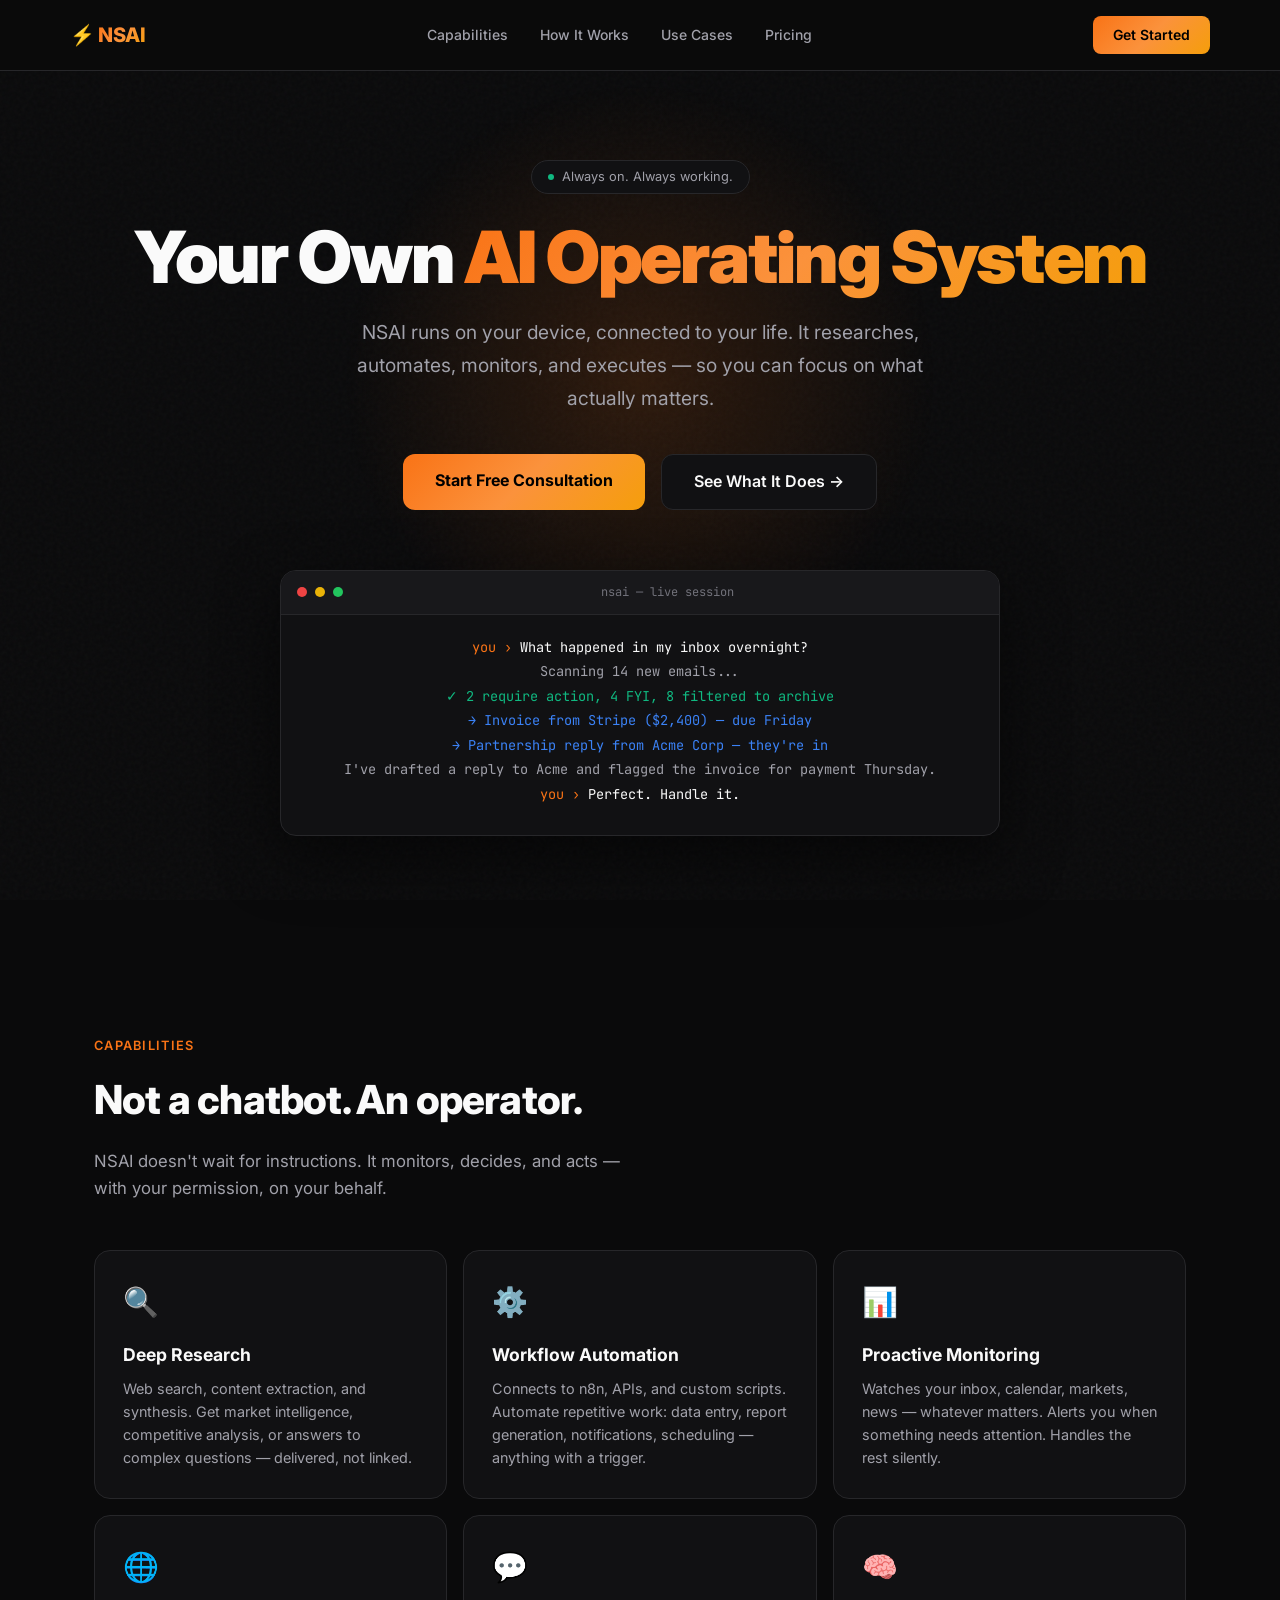
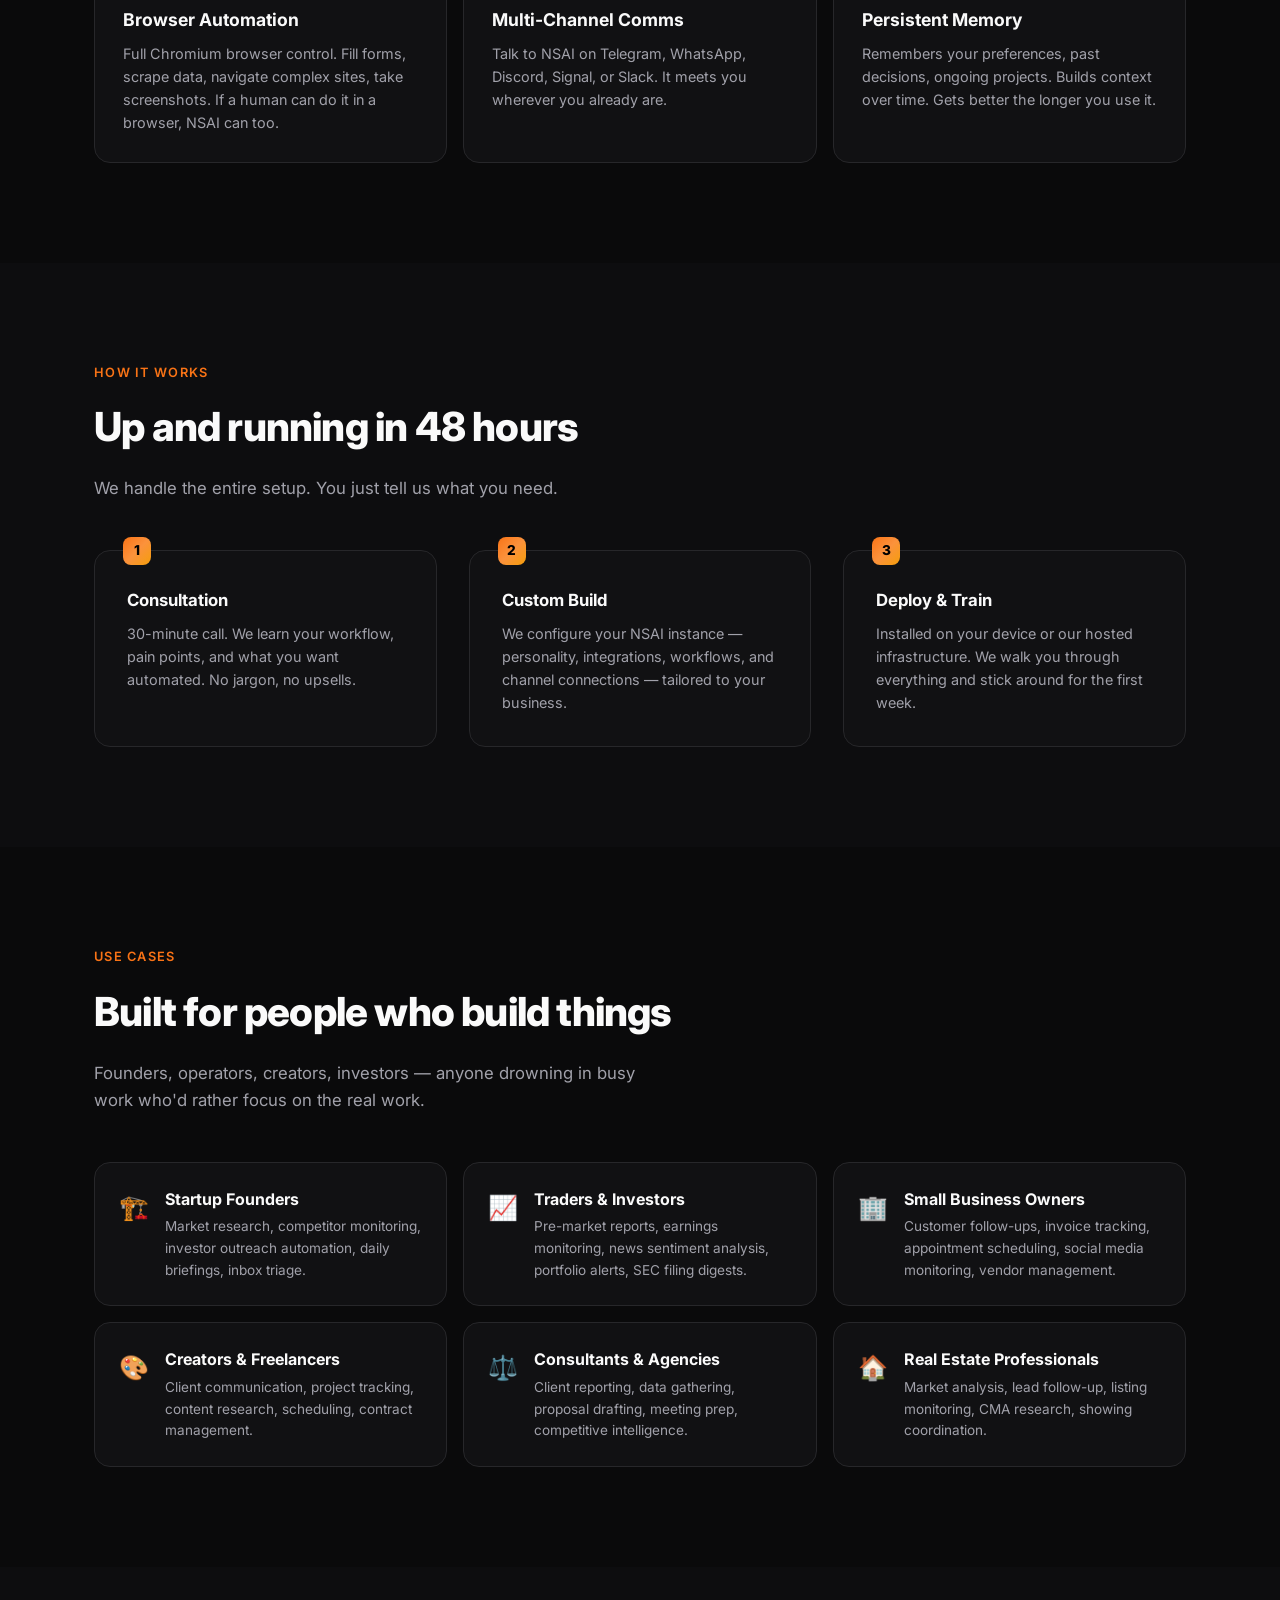
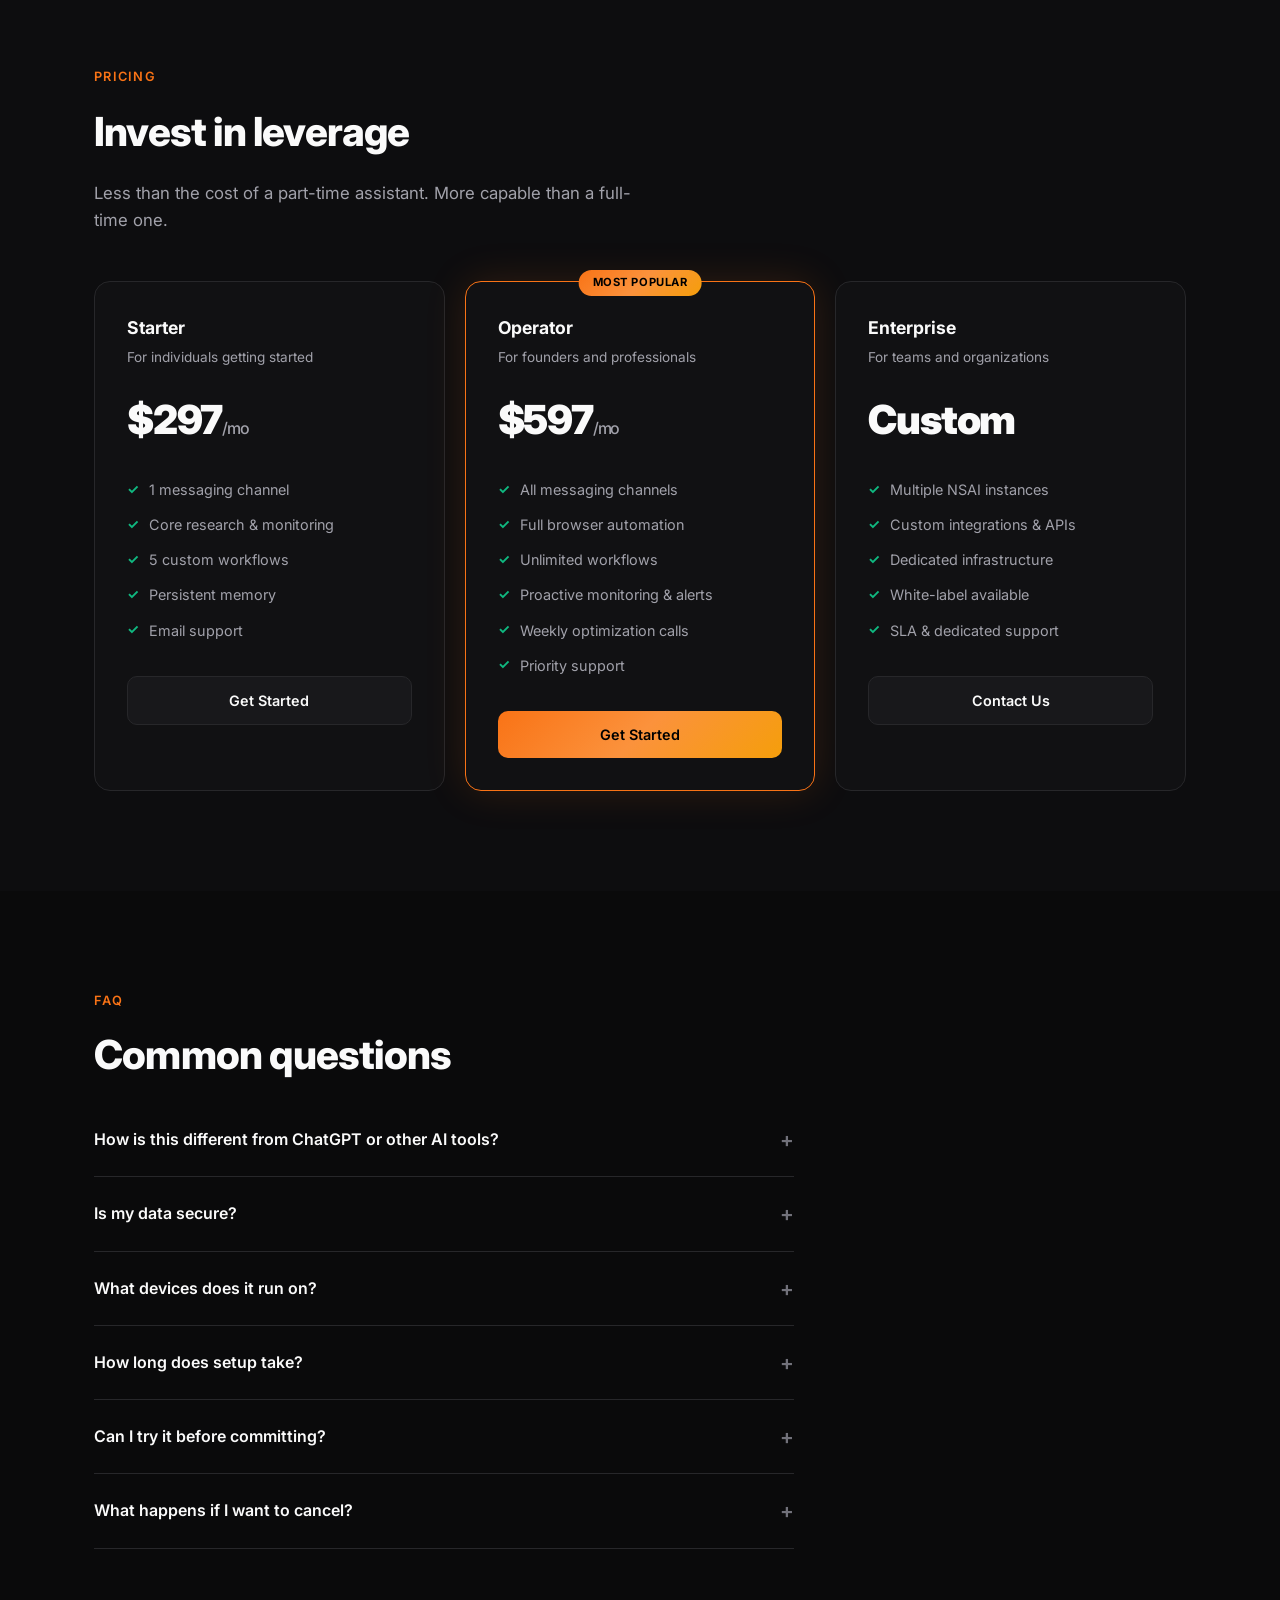
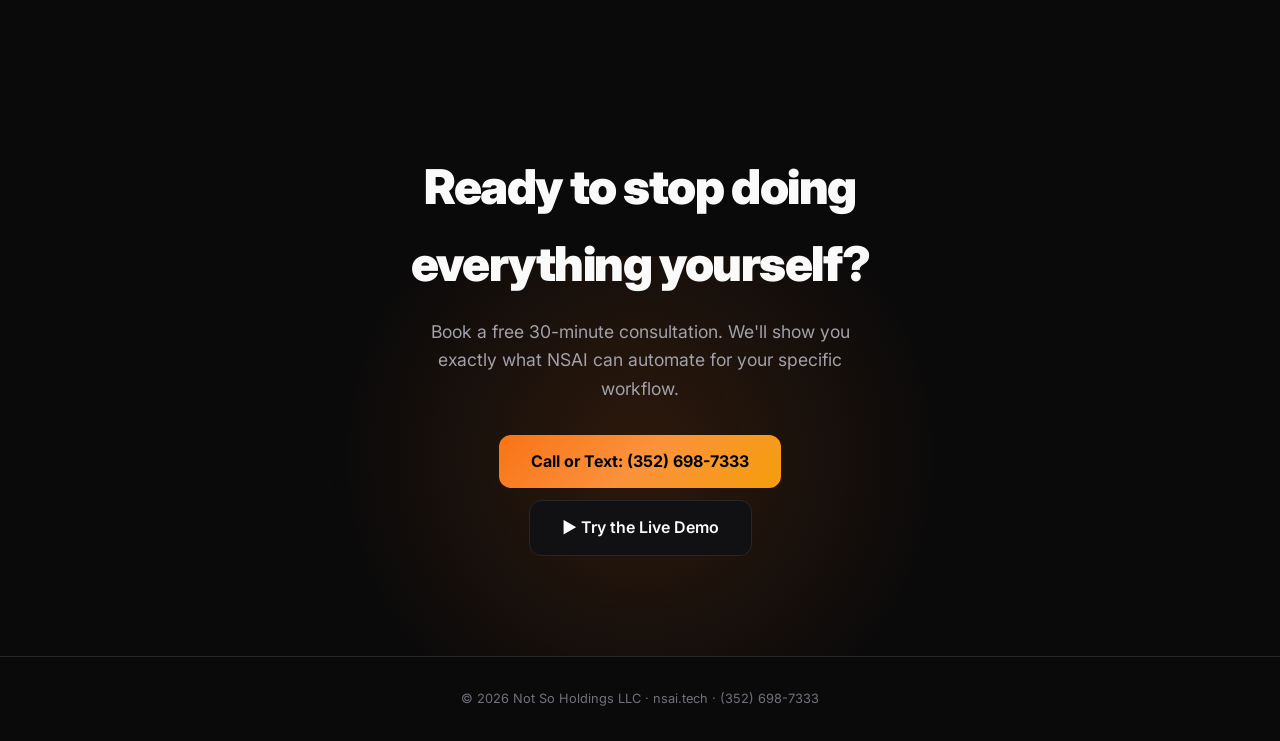
<file: index.html>
<!DOCTYPE html>
<html lang="en">
<head>
<meta charset="UTF-8">
<meta name="viewport" content="width=device-width, initial-scale=1.0">
<title>NSAI — Your Personal AI Operating System</title>
<link rel="preconnect" href="https://fonts.googleapis.com">
<link href="https://fonts.googleapis.com/css2?family=Inter:wght@300;400;500;600;700;800;900&family=JetBrains+Mono:wght@400;500&display=swap" rel="stylesheet">
<style>
:root {
  --bg: #0a0a0b;
  --bg-card: #111113;
  --bg-card-hover: #18181b;
  --border: #27272a;
  --text: #fafafa;
  --text-dim: #a1a1aa;
  --text-muted: #71717a;
  --accent: #f97316;
  --accent-glow: rgba(249,115,22,0.15);
  --accent2: #3b82f6;
  --accent3: #10b981;
  --gradient: linear-gradient(135deg, #f97316, #fb923c, #f59e0b);
}

* { margin:0; padding:0; box-sizing:border-box; }

html { scroll-behavior: smooth; }

body {
  font-family: 'Inter', -apple-system, sans-serif;
  background: var(--bg);
  color: var(--text);
  line-height: 1.6;
  overflow-x: hidden;
}

/* ─── Noise overlay ─── */
body::before {
  content: '';
  position: fixed;
  inset: 0;
  background: url("data:image/svg+xml,%3Csvg viewBox='0 0 256 256' xmlns='http://www.w3.org/2000/svg'%3E%3Cfilter id='n'%3E%3CfeTurbulence type='fractalNoise' baseFrequency='0.9' numOctaves='4' stitchTiles='stitch'/%3E%3C/filter%3E%3Crect width='100%25' height='100%25' filter='url(%23n)' opacity='0.03'/%3E%3C/svg%3E");
  pointer-events: none;
  z-index: 0;
}

.container { max-width: 1140px; margin: 0 auto; padding: 0 24px; position: relative; z-index: 1; }

/* ─── Nav ─── */
nav {
  position: fixed; top: 0; left: 0; right: 0;
  padding: 16px 24px;
  background: rgba(10,10,11,0.8);
  backdrop-filter: blur(20px);
  border-bottom: 1px solid var(--border);
  z-index: 100;
  display: flex; align-items: center; justify-content: space-between;
  max-width: 100%;
}
.nav-inner { max-width: 1140px; margin: 0 auto; width: 100%; display: flex; align-items: center; justify-content: space-between; }
.logo { font-weight: 800; font-size: 1.25rem; letter-spacing: -0.02em; }
.logo span { background: var(--gradient); -webkit-background-clip: text; -webkit-text-fill-color: transparent; }
.nav-links { display: flex; gap: 32px; }
.nav-links a { color: var(--text-dim); text-decoration: none; font-size: 0.875rem; font-weight: 500; transition: color 0.2s; }
.nav-links a:hover { color: var(--text); }
.nav-cta {
  background: var(--gradient);
  color: #000; font-weight: 600; font-size: 0.875rem;
  padding: 8px 20px; border-radius: 8px; text-decoration: none;
  transition: transform 0.2s, box-shadow 0.2s;
}
.nav-cta:hover { transform: translateY(-1px); box-shadow: 0 4px 20px var(--accent-glow); }

/* ─── Hero ─── */
.hero {
  padding: 160px 0 100px;
  text-align: center;
  position: relative;
}
.hero::before {
  content: '';
  position: absolute;
  top: 80px; left: 50%; transform: translateX(-50%);
  width: 600px; height: 600px;
  background: radial-gradient(circle, var(--accent-glow) 0%, transparent 70%);
  pointer-events: none;
}
.badge {
  display: inline-flex; align-items: center; gap: 8px;
  background: var(--bg-card); border: 1px solid var(--border);
  padding: 6px 16px; border-radius: 100px;
  font-size: 0.8rem; color: var(--text-dim);
  margin-bottom: 24px;
}
.badge .dot { width: 6px; height: 6px; border-radius: 50%; background: var(--accent3); animation: pulse 2s infinite; }
@keyframes pulse { 0%,100% { opacity:1; } 50% { opacity:0.4; } }

h1 {
  font-size: clamp(2.5rem, 6vw, 4.5rem);
  font-weight: 900;
  letter-spacing: -0.03em;
  line-height: 1.08;
  margin-bottom: 20px;
}
h1 .gradient { background: var(--gradient); -webkit-background-clip: text; -webkit-text-fill-color: transparent; }

.hero-sub {
  font-size: 1.2rem;
  color: var(--text-dim);
  max-width: 580px;
  margin: 0 auto 40px;
  line-height: 1.7;
}

.hero-ctas { display: flex; gap: 16px; justify-content: center; flex-wrap: wrap; }
.btn-primary {
  background: var(--gradient);
  color: #000; font-weight: 700; font-size: 1rem;
  padding: 14px 32px; border-radius: 12px; text-decoration: none;
  transition: transform 0.2s, box-shadow 0.2s;
  border: none; cursor: pointer;
}
.btn-primary:hover { transform: translateY(-2px); box-shadow: 0 8px 30px var(--accent-glow); }
.btn-secondary {
  background: var(--bg-card); border: 1px solid var(--border);
  color: var(--text); font-weight: 600; font-size: 1rem;
  padding: 14px 32px; border-radius: 12px; text-decoration: none;
  transition: all 0.2s;
}
.btn-secondary:hover { border-color: var(--text-muted); background: var(--bg-card-hover); }

/* ─── Terminal Demo ─── */
.terminal-wrap {
  max-width: 720px;
  margin: 60px auto 0;
  border-radius: 16px;
  border: 1px solid var(--border);
  background: var(--bg-card);
  overflow: hidden;
  box-shadow: 0 20px 60px rgba(0,0,0,0.5);
}
.terminal-bar {
  display: flex; align-items: center; gap: 8px;
  padding: 12px 16px;
  background: #18181b;
  border-bottom: 1px solid var(--border);
}
.terminal-dot { width: 10px; height: 10px; border-radius: 50%; }
.terminal-dot.r { background: #ef4444; }
.terminal-dot.y { background: #eab308; }
.terminal-dot.g { background: #22c55e; }
.terminal-title { flex:1; text-align:center; font-size:0.75rem; color:var(--text-muted); font-family:'JetBrains Mono',monospace; }
.terminal-body {
  padding: 20px;
  font-family: 'JetBrains Mono', monospace;
  font-size: 0.85rem;
  line-height: 1.8;
  min-height: 220px;
}
.terminal-body .prompt { color: var(--accent); }
.terminal-body .cmd { color: var(--text); }
.terminal-body .output { color: var(--text-dim); }
.terminal-body .success { color: var(--accent3); }
.terminal-body .info { color: var(--accent2); }

.line { opacity: 0; animation: fadeIn 0.3s forwards; }
.line:nth-child(1) { animation-delay: 0.3s; }
.line:nth-child(2) { animation-delay: 0.9s; }
.line:nth-child(3) { animation-delay: 1.4s; }
.line:nth-child(4) { animation-delay: 2.0s; }
.line:nth-child(5) { animation-delay: 2.5s; }
.line:nth-child(6) { animation-delay: 3.0s; }
.line:nth-child(7) { animation-delay: 3.5s; }
@keyframes fadeIn { to { opacity: 1; } }

/* ─── Section ─── */
section { padding: 100px 0; }
.section-label {
  font-size: 0.8rem; font-weight: 600; text-transform: uppercase;
  letter-spacing: 0.1em; color: var(--accent); margin-bottom: 12px;
}
.section-title {
  font-size: clamp(1.8rem, 3.5vw, 2.5rem);
  font-weight: 800; letter-spacing: -0.02em;
  margin-bottom: 16px;
}
.section-desc {
  color: var(--text-dim); font-size: 1.05rem;
  max-width: 560px; margin-bottom: 48px;
}

/* ─── Capabilities Grid ─── */
.cap-grid {
  display: grid;
  grid-template-columns: repeat(auto-fit, minmax(320px, 1fr));
  gap: 16px;
}
.cap-card {
  background: var(--bg-card);
  border: 1px solid var(--border);
  border-radius: 16px;
  padding: 28px;
  transition: all 0.3s;
}
.cap-card:hover {
  border-color: var(--accent);
  background: var(--bg-card-hover);
  transform: translateY(-2px);
  box-shadow: 0 8px 30px var(--accent-glow);
}
.cap-icon {
  font-size: 1.8rem;
  margin-bottom: 16px;
  display: inline-block;
}
.cap-card h3 {
  font-size: 1.1rem; font-weight: 700;
  margin-bottom: 8px;
}
.cap-card p {
  color: var(--text-dim); font-size: 0.9rem;
  line-height: 1.6;
}

/* ─── How It Works ─── */
.steps {
  display: grid;
  grid-template-columns: repeat(auto-fit, minmax(280px, 1fr));
  gap: 32px;
  counter-reset: step;
}
.step {
  position: relative;
  padding: 32px;
  background: var(--bg-card);
  border: 1px solid var(--border);
  border-radius: 16px;
  counter-increment: step;
}
.step::before {
  content: counter(step);
  position: absolute; top: -14px; left: 28px;
  background: var(--gradient);
  color: #000; font-weight: 800; font-size: 0.85rem;
  width: 28px; height: 28px;
  border-radius: 8px;
  display: flex; align-items: center; justify-content: center;
}
.step h3 { font-size: 1.05rem; font-weight: 700; margin-bottom: 8px; margin-top: 4px; }
.step p { color: var(--text-dim); font-size: 0.9rem; }

/* ─── Use Cases ─── */
.use-cases {
  display: grid;
  grid-template-columns: repeat(auto-fit, minmax(300px, 1fr));
  gap: 16px;
}
.use-case {
  display: flex; gap: 16px; align-items: flex-start;
  padding: 24px;
  background: var(--bg-card);
  border: 1px solid var(--border);
  border-radius: 16px;
  transition: border-color 0.3s;
}
.use-case:hover { border-color: var(--accent); }
.use-case .icon { font-size: 1.5rem; flex-shrink: 0; margin-top: 2px; }
.use-case h3 { font-size: 1rem; font-weight: 700; margin-bottom: 4px; }
.use-case p { color: var(--text-dim); font-size: 0.85rem; }

/* ─── Pricing ─── */
.pricing-grid {
  display: grid;
  grid-template-columns: repeat(auto-fit, minmax(300px, 1fr));
  gap: 20px;
}
.price-card {
  background: var(--bg-card);
  border: 1px solid var(--border);
  border-radius: 16px;
  padding: 32px;
  position: relative;
  transition: all 0.3s;
}
.price-card.featured {
  border-color: var(--accent);
  box-shadow: 0 0 40px var(--accent-glow);
}
.price-card.featured::before {
  content: 'MOST POPULAR';
  position: absolute; top: -12px; left: 50%; transform: translateX(-50%);
  background: var(--gradient);
  color: #000; font-weight: 700; font-size: 0.7rem;
  padding: 4px 14px; border-radius: 100px;
  letter-spacing: 0.05em;
}
.price-card h3 { font-size: 1.1rem; font-weight: 700; margin-bottom: 4px; }
.price-card .price-desc { color: var(--text-dim); font-size: 0.85rem; margin-bottom: 20px; }
.price-amount {
  font-size: 2.5rem; font-weight: 900; letter-spacing: -0.03em;
  margin-bottom: 4px;
}
.price-amount span { font-size: 1rem; font-weight: 500; color: var(--text-dim); }
.price-card ul {
  list-style: none; margin: 20px 0 28px;
}
.price-card li {
  padding: 6px 0;
  color: var(--text-dim); font-size: 0.9rem;
  display: flex; align-items: center; gap: 10px;
}
.price-card li::before {
  content: '✓';
  color: var(--accent3); font-weight: 700; font-size: 0.85rem;
}
.price-btn {
  display: block; text-align: center;
  padding: 12px; border-radius: 10px;
  font-weight: 600; font-size: 0.9rem;
  text-decoration: none;
  transition: all 0.2s;
}
.price-btn.primary { background: var(--gradient); color: #000; }
.price-btn.primary:hover { transform: translateY(-1px); box-shadow: 0 4px 20px var(--accent-glow); }
.price-btn.secondary { background: var(--bg-card-hover); border: 1px solid var(--border); color: var(--text); }
.price-btn.secondary:hover { border-color: var(--text-muted); }

/* ─── FAQ ─── */
.faq-list { max-width: 700px; }
.faq-item {
  border-bottom: 1px solid var(--border);
  padding: 20px 0;
}
.faq-q {
  font-weight: 600; font-size: 1rem;
  cursor: pointer;
  display: flex; justify-content: space-between; align-items: center;
}
.faq-q::after { content: '+'; font-size: 1.3rem; color: var(--text-muted); transition: transform 0.3s; }
.faq-item.open .faq-q::after { transform: rotate(45deg); }
.faq-a {
  max-height: 0; overflow: hidden;
  transition: max-height 0.3s, padding 0.3s;
  color: var(--text-dim); font-size: 0.9rem;
}
.faq-item.open .faq-a { max-height: 200px; padding-top: 12px; }

/* ─── CTA ─── */
.final-cta {
  text-align: center;
  padding: 100px 0;
  position: relative;
}
.final-cta::before {
  content: '';
  position: absolute;
  bottom: 0; left: 50%; transform: translateX(-50%);
  width: 800px; height: 400px;
  background: radial-gradient(circle, var(--accent-glow) 0%, transparent 70%);
  pointer-events: none;
}
.final-cta h2 {
  font-size: clamp(2rem, 4vw, 3rem);
  font-weight: 900; letter-spacing: -0.03em;
  margin-bottom: 16px;
}
.final-cta p {
  color: var(--text-dim); font-size: 1.1rem;
  max-width: 480px; margin: 0 auto 32px;
}

/* ─── Footer ─── */
footer {
  border-top: 1px solid var(--border);
  padding: 32px 0;
  text-align: center;
  color: var(--text-muted);
  font-size: 0.8rem;
}

/* ─── Mobile ─── */
@media (max-width: 640px) {
  .nav-links { display: none; }
  .cap-grid, .steps, .pricing-grid, .use-cases { grid-template-columns: 1fr; }
  .hero { padding: 130px 0 60px; }
  section { padding: 60px 0; }
}
</style>
</head>
<body>

<nav>
  <div class="nav-inner">
    <div class="logo">⚡ <span>NSAI</span></div>
    <div class="nav-links">
      <a href="#capabilities">Capabilities</a>
      <a href="#how">How It Works</a>
      <a href="#usecases">Use Cases</a>
      <a href="#pricing">Pricing</a>
    </div>
    <a href="#contact" class="nav-cta">Get Started</a>
  </div>
</nav>

<!-- ═══ HERO ═══ -->
<section class="hero">
  <div class="container">
    <div class="badge"><span class="dot"></span> Always on. Always working.</div>
    <h1>Your Own <span class="gradient">AI Operating System</span></h1>
    <p class="hero-sub">
      NSAI runs on your device, connected to your life. It researches, automates, monitors, and executes — so you can focus on what actually matters.
    </p>
    <div class="hero-ctas">
      <a href="#contact" class="btn-primary">Start Free Consultation</a>
      <a href="#capabilities" class="btn-secondary">See What It Does →</a>
    </div>

    <div class="terminal-wrap">
      <div class="terminal-bar">
        <div class="terminal-dot r"></div>
        <div class="terminal-dot y"></div>
        <div class="terminal-dot g"></div>
        <div class="terminal-title">nsai — live session</div>
      </div>
      <div class="terminal-body">
        <div class="line"><span class="prompt">you › </span><span class="cmd">What happened in my inbox overnight?</span></div>
        <div class="line"><span class="output">Scanning 14 new emails...</span></div>
        <div class="line"><span class="success">✓ 2 require action, 4 FYI, 8 filtered to archive</span></div>
        <div class="line"><span class="info">→ Invoice from Stripe ($2,400) — due Friday</span></div>
        <div class="line"><span class="info">→ Partnership reply from Acme Corp — they're in</span></div>
        <div class="line"><span class="output">I've drafted a reply to Acme and flagged the invoice for payment Thursday.</span></div>
        <div class="line"><span class="prompt">you › </span><span class="cmd">Perfect. Handle it.</span></div>
      </div>
    </div>
  </div>
</section>

<!-- ═══ CAPABILITIES ═══ -->
<section id="capabilities">
  <div class="container">
    <div class="section-label">Capabilities</div>
    <h2 class="section-title">Not a chatbot. An operator.</h2>
    <p class="section-desc">
      NSAI doesn't wait for instructions. It monitors, decides, and acts — with your permission, on your behalf.
    </p>
    <div class="cap-grid">
      <div class="cap-card">
        <div class="cap-icon">🔍</div>
        <h3>Deep Research</h3>
        <p>Web search, content extraction, and synthesis. Get market intelligence, competitive analysis, or answers to complex questions — delivered, not linked.</p>
      </div>
      <div class="cap-card">
        <div class="cap-icon">⚙️</div>
        <h3>Workflow Automation</h3>
        <p>Connects to n8n, APIs, and custom scripts. Automate repetitive work: data entry, report generation, notifications, scheduling — anything with a trigger.</p>
      </div>
      <div class="cap-card">
        <div class="cap-icon">📊</div>
        <h3>Proactive Monitoring</h3>
        <p>Watches your inbox, calendar, markets, news — whatever matters. Alerts you when something needs attention. Handles the rest silently.</p>
      </div>
      <div class="cap-card">
        <div class="cap-icon">🌐</div>
        <h3>Browser Automation</h3>
        <p>Full Chromium browser control. Fill forms, scrape data, navigate complex sites, take screenshots. If a human can do it in a browser, NSAI can too.</p>
      </div>
      <div class="cap-card">
        <div class="cap-icon">💬</div>
        <h3>Multi-Channel Comms</h3>
        <p>Talk to NSAI on Telegram, WhatsApp, Discord, Signal, or Slack. It meets you wherever you already are.</p>
      </div>
      <div class="cap-card">
        <div class="cap-icon">🧠</div>
        <h3>Persistent Memory</h3>
        <p>Remembers your preferences, past decisions, ongoing projects. Builds context over time. Gets better the longer you use it.</p>
      </div>
    </div>
  </div>
</section>

<!-- ═══ HOW IT WORKS ═══ -->
<section id="how" style="background: #0d0d0f;">
  <div class="container">
    <div class="section-label">How It Works</div>
    <h2 class="section-title">Up and running in 48 hours</h2>
    <p class="section-desc">
      We handle the entire setup. You just tell us what you need.
    </p>
    <div class="steps">
      <div class="step">
        <h3>Consultation</h3>
        <p>30-minute call. We learn your workflow, pain points, and what you want automated. No jargon, no upsells.</p>
      </div>
      <div class="step">
        <h3>Custom Build</h3>
        <p>We configure your NSAI instance — personality, integrations, workflows, and channel connections — tailored to your business.</p>
      </div>
      <div class="step">
        <h3>Deploy & Train</h3>
        <p>Installed on your device or our hosted infrastructure. We walk you through everything and stick around for the first week.</p>
      </div>
    </div>
  </div>
</section>

<!-- ═══ USE CASES ═══ -->
<section id="usecases">
  <div class="container">
    <div class="section-label">Use Cases</div>
    <h2 class="section-title">Built for people who build things</h2>
    <p class="section-desc">
      Founders, operators, creators, investors — anyone drowning in busy work who'd rather focus on the real work.
    </p>
    <div class="use-cases">
      <div class="use-case">
        <div class="icon">🏗️</div>
        <div>
          <h3>Startup Founders</h3>
          <p>Market research, competitor monitoring, investor outreach automation, daily briefings, inbox triage.</p>
        </div>
      </div>
      <div class="use-case">
        <div class="icon">📈</div>
        <div>
          <h3>Traders & Investors</h3>
          <p>Pre-market reports, earnings monitoring, news sentiment analysis, portfolio alerts, SEC filing digests.</p>
        </div>
      </div>
      <div class="use-case">
        <div class="icon">🏢</div>
        <div>
          <h3>Small Business Owners</h3>
          <p>Customer follow-ups, invoice tracking, appointment scheduling, social media monitoring, vendor management.</p>
        </div>
      </div>
      <div class="use-case">
        <div class="icon">🎨</div>
        <div>
          <h3>Creators & Freelancers</h3>
          <p>Client communication, project tracking, content research, scheduling, contract management.</p>
        </div>
      </div>
      <div class="use-case">
        <div class="icon">⚖️</div>
        <div>
          <h3>Consultants & Agencies</h3>
          <p>Client reporting, data gathering, proposal drafting, meeting prep, competitive intelligence.</p>
        </div>
      </div>
      <div class="use-case">
        <div class="icon">🏠</div>
        <div>
          <h3>Real Estate Professionals</h3>
          <p>Market analysis, lead follow-up, listing monitoring, CMA research, showing coordination.</p>
        </div>
      </div>
    </div>
  </div>
</section>

<!-- ═══ PRICING ═══ -->
<section id="pricing" style="background: #0d0d0f;">
  <div class="container">
    <div class="section-label">Pricing</div>
    <h2 class="section-title">Invest in leverage</h2>
    <p class="section-desc">
      Less than the cost of a part-time assistant. More capable than a full-time one.
    </p>
    <div class="pricing-grid">
      <div class="price-card">
        <h3>Starter</h3>
        <p class="price-desc">For individuals getting started</p>
        <div class="price-amount">$297<span>/mo</span></div>
        <ul>
          <li>1 messaging channel</li>
          <li>Core research & monitoring</li>
          <li>5 custom workflows</li>
          <li>Persistent memory</li>
          <li>Email support</li>
        </ul>
        <a href="#contact" class="price-btn secondary">Get Started</a>
      </div>
      <div class="price-card featured">
        <h3>Operator</h3>
        <p class="price-desc">For founders and professionals</p>
        <div class="price-amount">$597<span>/mo</span></div>
        <ul>
          <li>All messaging channels</li>
          <li>Full browser automation</li>
          <li>Unlimited workflows</li>
          <li>Proactive monitoring & alerts</li>
          <li>Weekly optimization calls</li>
          <li>Priority support</li>
        </ul>
        <a href="#contact" class="price-btn primary">Get Started</a>
      </div>
      <div class="price-card">
        <h3>Enterprise</h3>
        <p class="price-desc">For teams and organizations</p>
        <div class="price-amount">Custom</div>
        <ul>
          <li>Multiple NSAI instances</li>
          <li>Custom integrations & APIs</li>
          <li>Dedicated infrastructure</li>
          <li>White-label available</li>
          <li>SLA & dedicated support</li>
        </ul>
        <a href="#contact" class="price-btn secondary">Contact Us</a>
      </div>
    </div>
  </div>
</section>

<!-- ═══ FAQ ═══ -->
<section id="faq">
  <div class="container">
    <div class="section-label">FAQ</div>
    <h2 class="section-title">Common questions</h2>
    <div class="faq-list">
      <div class="faq-item">
        <div class="faq-q">How is this different from ChatGPT or other AI tools?</div>
        <div class="faq-a">ChatGPT answers questions. NSAI runs your operations. It's always on, connected to your real tools (email, calendar, browser, APIs), remembers everything, and takes action — not just gives advice. Think of it as the difference between a search engine and an employee.</div>
      </div>
      <div class="faq-item">
        <div class="faq-q">Is my data secure?</div>
        <div class="faq-a">NSAI runs on your device or dedicated infrastructure — your data never touches shared servers. All communication is encrypted. You have full control over what NSAI can access and what it can't.</div>
      </div>
      <div class="faq-item">
        <div class="faq-q">What devices does it run on?</div>
        <div class="faq-a">Any Linux-capable device: a spare phone (Android), a Raspberry Pi, a laptop, a VPS, or our hosted infrastructure. We help you choose the best option for your needs.</div>
      </div>
      <div class="faq-item">
        <div class="faq-q">How long does setup take?</div>
        <div class="faq-a">Most clients are fully operational within 48 hours of the initial consultation. The first week includes hands-on onboarding and optimization.</div>
      </div>
      <div class="faq-item">
        <div class="faq-q">Can I try it before committing?</div>
        <div class="faq-a">Yes — we offer a free consultation where we'll demo NSAI live with your actual use case, so you can see exactly what it would do for you before paying anything.</div>
      </div>
      <div class="faq-item">
        <div class="faq-q">What happens if I want to cancel?</div>
        <div class="faq-a">Cancel anytime, no questions asked. Your data and workflows are yours — we'll help you export everything.</div>
      </div>
    </div>
  </div>
</section>

<!-- ═══ FINAL CTA ═══ -->
<section class="final-cta" id="contact">
  <div class="container">
    <h2>Ready to stop doing<br><span class="gradient">everything yourself?</span></h2>
    <p>Book a free 30-minute consultation. We'll show you exactly what NSAI can automate for your specific workflow.</p>
    <a href="tel:+13526987333" class="btn-primary" style="display:inline-block; margin-bottom:12px;">Call or Text: (352) 698-7333</a>
    <br>
    <a href="/demo/" class="btn-secondary" style="display:inline-block;">▶ Try the Live Demo</a>
  </div>
</section>

<footer>
  <div class="container">
    <p>© 2026 Not So Holdings LLC · <a href="https://nsai.tech" style="color:var(--text-muted);text-decoration:none;">nsai.tech</a> · (352) 698-7333</p>
  </div>
</footer>

<script>
// FAQ accordion
document.querySelectorAll('.faq-q').forEach(q => {
  q.addEventListener('click', () => {
    const item = q.parentElement;
    document.querySelectorAll('.faq-item').forEach(i => { if(i !== item) i.classList.remove('open'); });
    item.classList.toggle('open');
  });
});
</script>

</body>
</html>
</file>
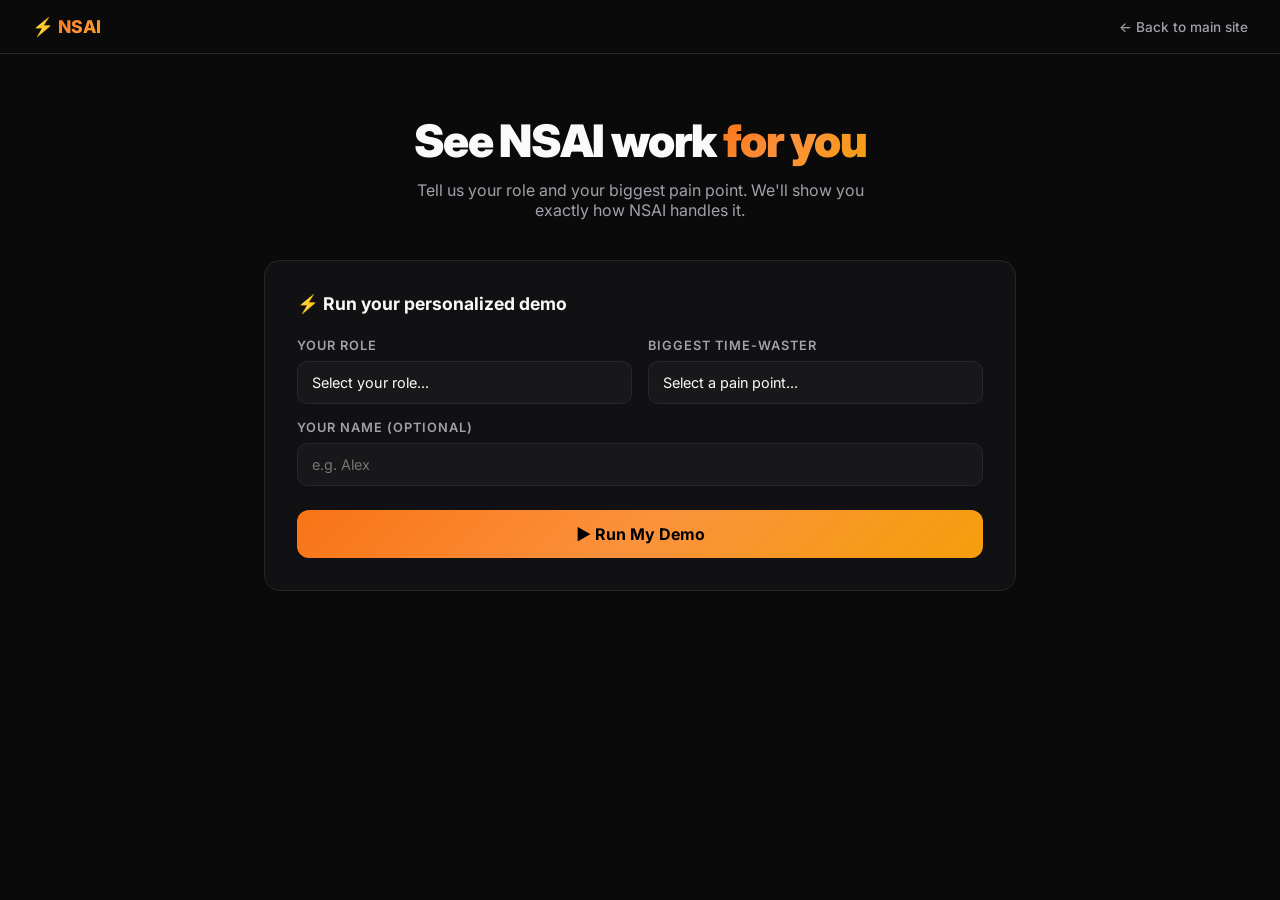
<file: demo/index.html>
<!DOCTYPE html>
<html lang="en">
<head>
<meta charset="UTF-8">
<meta name="viewport" content="width=device-width, initial-scale=1.0">
<title>NSAI Live Demo — See It Work For You</title>
<link href="https://fonts.googleapis.com/css2?family=Inter:wght@400;500;600;700;800;900&family=JetBrains+Mono:wght@400;500&display=swap" rel="stylesheet">
<style>
:root {
  --bg: #0a0a0b; --bg-card: #111113; --bg-card-hover: #18181b;
  --border: #27272a; --text: #fafafa; --text-dim: #a1a1aa; --text-muted: #71717a;
  --accent: #f97316; --accent-glow: rgba(249,115,22,0.15);
  --accent2: #3b82f6; --accent3: #10b981;
  --gradient: linear-gradient(135deg, #f97316, #fb923c, #f59e0b);
}
* { margin:0; padding:0; box-sizing:border-box; }
body { font-family: 'Inter', sans-serif; background: var(--bg); color: var(--text); min-height: 100vh; }

nav {
  padding: 16px 32px; background: rgba(10,10,11,0.9);
  border-bottom: 1px solid var(--border);
  display: flex; align-items: center; justify-content: space-between;
}
.logo { font-weight: 800; font-size: 1.1rem; }
.logo span { background: var(--gradient); -webkit-background-clip: text; -webkit-text-fill-color: transparent; }
.back { color: var(--text-dim); text-decoration: none; font-size: 0.85rem; font-weight: 500; }
.back:hover { color: var(--text); }

.hero { text-align: center; padding: 60px 24px 40px; }
.hero h1 { font-size: clamp(1.8rem, 4vw, 2.8rem); font-weight: 900; letter-spacing: -0.03em; margin-bottom: 12px; }
.hero h1 span { background: var(--gradient); -webkit-background-clip: text; -webkit-text-fill-color: transparent; }
.hero p { color: var(--text-dim); font-size: 1rem; max-width: 500px; margin: 0 auto; }

.demo-container { max-width: 800px; margin: 0 auto; padding: 0 24px 80px; }

/* Input Form */
.input-card {
  background: var(--bg-card); border: 1px solid var(--border);
  border-radius: 16px; padding: 32px; margin-bottom: 24px;
}
.input-card h2 { font-size: 1.1rem; font-weight: 700; margin-bottom: 24px; }
.form-row { display: grid; grid-template-columns: 1fr 1fr; gap: 16px; margin-bottom: 16px; }
.form-group { display: flex; flex-direction: column; gap: 8px; }
.form-group label { font-size: 0.8rem; font-weight: 600; text-transform: uppercase; letter-spacing: 0.08em; color: var(--text-dim); }
select, input[type=text] {
  background: #18181b; border: 1px solid var(--border);
  color: var(--text); padding: 12px 14px; border-radius: 10px;
  font-size: 0.9rem; font-family: 'Inter', sans-serif;
  outline: none; transition: border-color 0.2s;
  -webkit-appearance: none;
}
select:focus, input[type=text]:focus { border-color: var(--accent); }
select option { background: #18181b; }
.run-btn {
  width: 100%; padding: 14px; border-radius: 12px;
  background: var(--gradient); color: #000;
  font-weight: 700; font-size: 1rem; font-family: 'Inter', sans-serif;
  border: none; cursor: pointer; margin-top: 8px;
  transition: transform 0.2s, box-shadow 0.2s;
}
.run-btn:hover { transform: translateY(-1px); box-shadow: 0 6px 24px var(--accent-glow); }
.run-btn:disabled { opacity: 0.5; cursor: not-allowed; transform: none; }

/* Terminal */
.terminal { display: none; }
.terminal.visible { display: block; }
.terminal-wrap {
  border-radius: 16px; border: 1px solid var(--border);
  background: var(--bg-card); overflow: hidden;
  box-shadow: 0 20px 60px rgba(0,0,0,0.5);
}
.terminal-bar {
  display: flex; align-items: center; gap: 8px;
  padding: 12px 16px; background: #18181b;
  border-bottom: 1px solid var(--border);
}
.dot { width: 10px; height: 10px; border-radius: 50%; }
.dot.r { background: #ef4444; } .dot.y { background: #eab308; } .dot.g { background: #22c55e; }
.terminal-title { flex:1; text-align:center; font-size:0.75rem; color:var(--text-muted); font-family:'JetBrains Mono',monospace; }
.terminal-body { padding: 24px; font-family: 'JetBrains Mono', monospace; font-size: 0.85rem; line-height: 1.9; min-height: 300px; }
.line { display: block; }
.line.hidden { display: none; }
.prompt { color: var(--accent); }
.cmd { color: var(--text); }
.output { color: var(--text-dim); }
.success { color: var(--accent3); }
.info { color: var(--accent2); }
.warning { color: #f59e0b; }
.cursor { display: inline-block; width: 8px; height: 14px; background: var(--accent); animation: blink 1s infinite; vertical-align: middle; }
@keyframes blink { 0%,50% { opacity:1; } 51%,100% { opacity:0; } }

.cta-after {
  margin-top: 20px; padding: 20px 24px;
  background: var(--bg-card); border: 1px solid var(--accent);
  border-radius: 12px; text-align: center;
  box-shadow: 0 0 30px var(--accent-glow);
}
.cta-after p { color: var(--text-dim); font-size: 0.9rem; margin-bottom: 14px; }
.cta-after a {
  display: inline-block; background: var(--gradient); color: #000;
  font-weight: 700; padding: 12px 28px; border-radius: 10px;
  text-decoration: none; font-size: 0.95rem;
}

@media(max-width:600px) { .form-row { grid-template-columns: 1fr; } }
</style>
</head>
<body>

<nav>
  <div class="logo">⚡ <span>NSAI</span></div>
  <a href="../" class="back">← Back to main site</a>
</nav>

<div class="hero">
  <h1>See NSAI work <span>for you</span></h1>
  <p>Tell us your role and your biggest pain point. We'll show you exactly how NSAI handles it.</p>
</div>

<div class="demo-container">
  <div class="input-card">
    <h2>⚡ Run your personalized demo</h2>
    <div class="form-row">
      <div class="form-group">
        <label>Your Role</label>
        <select id="role">
          <option value="">Select your role...</option>
          <option value="trader">Crypto / Stock Trader</option>
          <option value="founder">Startup Founder</option>
          <option value="realtor">Real Estate Agent</option>
          <option value="freelancer">Freelancer / Creator</option>
          <option value="smallbiz">Small Business Owner</option>
          <option value="consultant">Consultant / Agency</option>
        </select>
      </div>
      <div class="form-group">
        <label>Biggest Time-Waster</label>
        <select id="task">
          <option value="">Select a pain point...</option>
          <option value="research">Market research & analysis</option>
          <option value="inbox">Email & message triage</option>
          <option value="scheduling">Scheduling & calendar</option>
          <option value="monitoring">Monitoring prices / news</option>
          <option value="reporting">Reports & summaries</option>
          <option value="followup">Client follow-ups</option>
          <option value="automation">Repetitive manual tasks</option>
        </select>
      </div>
    </div>
    <div class="form-group" style="margin-bottom:16px;">
      <label>Your Name (optional)</label>
      <input type="text" id="name" placeholder="e.g. Alex">
    </div>
    <button class="run-btn" id="runBtn" onclick="runDemo()">▶ Run My Demo</button>
  </div>

  <div class="terminal" id="terminal">
    <div class="terminal-wrap">
      <div class="terminal-bar">
        <div class="dot r"></div><div class="dot y"></div><div class="dot g"></div>
        <div class="terminal-title" id="termTitle">nsai — live session</div>
      </div>
      <div class="terminal-body" id="termBody"></div>
    </div>
    <div class="cta-after" id="ctaAfter" style="display:none;">
      <p>Ready to have NSAI doing this for you every day, automatically?</p>
      <a href="tel:+13526987333">Call or Text Justin: (352) 698-7333</a>
    </div>
  </div>
</div>

<script>
const DEMOS = {
  trader: {
    research: [
      ['prompt','What should I know before the market opens today?'],
      ['output','Scanning markets, news feeds, and overnight futures...'],
      ['success','✓ Pre-market brief ready — here\'s what matters:'],
      ['info','→ BTC up 3.2% overnight on ETF inflow news ($840M)'],
      ['info','→ SPY futures +0.4% — Fed speaker at 9:30 AM ET today'],
      ['info','→ NVDA earnings beat by 12% — gap up expected at open'],
      ['info','→ Your watchlist: SOL +5.1%, ETH +2.8%, AAPL flat'],
      ['output','3 setups flagged with entry/exit zones. Check your alerts.'],
      ['prompt','Perfect. Any risk to watch?'],
      ['output','CPI data drops Thursday. Options vol elevated. Hedge accordingly.'],
    ],
    monitoring: [
      ['prompt','Alert me if BTC drops below $61k or breaks above $68k'],
      ['success','✓ Price alerts set. Monitoring 24/7.'],
      ['output','I\'ll also watch ETH, SOL, and your top 5 copy-trade signals.'],
      ['info','Current BTC: $64,280 — within range, no action needed.'],
      ['output','I\'ll ping you on Telegram the moment either level hits.'],
      ['prompt','Also watch for any SEC news on crypto ETFs'],
      ['success','✓ SEC keyword alert added. Monitoring Reuters, Bloomberg, CoinDesk.'],
      ['output','I\'ll summarize any relevant news within 60 seconds of publication.'],
    ],
    reporting: [
      ['prompt','Give me my P&L summary for this week'],
      ['output','Pulling trade history and calculating...'],
      ['success','✓ Week ending March 17:'],
      ['info','→ Total trades: 23 | Win rate: 69.6%'],
      ['info','→ Gross P&L: +$4,820 | Fees: -$340 | Net: +$4,480'],
      ['info','→ Best trade: SOL long +$1,200 | Worst: DOGE short -$380'],
      ['output','Full breakdown with chart sent to your Telegram. Want me to export to CSV?'],
    ],
  },
  founder: {
    research: [
      ['prompt','Who are the top 5 competitors to our SaaS product?'],
      ['output','Running competitive analysis across Product Hunt, G2, Crunchbase...'],
      ['success','✓ Found 8 direct competitors. Top 5 by traction:'],
      ['info','→ CompetitorA — $12M ARR, 4.2★, weak on mobile'],
      ['info','→ CompetitorB — $3M raised, no enterprise tier yet'],
      ['info','→ CompetitorC — market leader but expensive ($800+/mo)'],
      ['info','→ CompetitorD — strong UI, poor integrations (opportunity)'],
      ['info','→ CompetitorE — new entrant, VC-backed, growing fast'],
      ['output','Full report with pricing, feature gaps, and positioning angles ready.'],
      ['prompt','What\'s our best differentiation angle?'],
      ['output','Based on review gaps: CompetitorA users complain about onboarding (487 reviews mention it). That\'s your wedge.'],
    ],
    inbox: [
      ['prompt','What\'s urgent in my inbox right now?'],
      ['output','Scanning 34 unread emails...'],
      ['success','✓ 3 require action today:'],
      ['info','→ Investor (Sequoia): Asking for updated deck — deadline tomorrow'],
      ['info','→ Enterprise lead (Acme Corp): Ready to sign, needs contract'],
      ['info','→ Team: Engineer requesting decision on infra migration'],
      ['output','18 are FYI, 13 filtered to archive. Drafts ready for the 3 action items.'],
      ['prompt','Send the contract to Acme'],
      ['success','✓ Contract sent to legal@acmecorp.com with DocuSign link.'],
    ],
    automation: [
      ['prompt','Automate our weekly investor update email'],
      ['output','Setting up workflow: every Monday 8AM → pull metrics from Stripe + Mixpanel → generate update draft → send to you for approval → forward to investor list.'],
      ['success','✓ Workflow active. First run: Monday 8:00 AM ET.'],
      ['info','→ Metrics pulled: MRR, churn, new signups, DAU'],
      ['output','You\'ll get a draft in Telegram every Sunday night to approve or edit before it sends.'],
    ],
  },
  realtor: {
    research: [
      ['prompt','What\'s the market like in Sarasota right now?'],
      ['output','Pulling MLS trends, days-on-market, price/sqft data...'],
      ['success','✓ Sarasota Market Snapshot (March 2026):'],
      ['info','→ Median price: $485,000 (+6.2% YoY)'],
      ['info','→ Avg days on market: 38 (down from 52 last quarter)'],
      ['info','→ Inventory: 2.1 months (seller\'s market)'],
      ['info','→ Cash buyers: 41% of transactions'],
      ['output','3 zip codes showing above-average appreciation flagged for prospecting.'],
    ],
    followup: [
      ['prompt','Who needs a follow-up call today?'],
      ['output','Checking CRM and contact history...'],
      ['success','✓ 4 contacts due for follow-up:'],
      ['info','→ Mike & Sarah T. — viewed 3 homes last week, no offer yet'],
      ['info','→ David R. — pre-approved buyer, 14 days since last contact'],
      ['info','→ The Garcias — listing expires in 8 days, check in'],
      ['info','→ New lead from Zillow — 3 hours old, no response yet'],
      ['output','Scripts drafted for each. Want me to send text messages to the cold leads?'],
    ],
    scheduling: [
      ['prompt','Schedule showings for the Martinez family — Saturday works'],
      ['output','Checking availability for 3 properties on their shortlist...'],
      ['success','✓ All 3 agents confirmed for Saturday:'],
      ['info','→ 10:00 AM — 4BR on Osprey Ave'],
      ['info','→ 11:30 AM — 3BR on Bahia Vista'],
      ['info','→ 1:00 PM — 4BR on Webber St'],
      ['output','Confirmation texts sent to Martinez family and all 3 listing agents. Calendar updated.'],
    ],
  },
  freelancer: {
    inbox: [
      ['prompt','Any new leads or client messages I need to see?'],
      ['output','Scanning inbox and DMs...'],
      ['success','✓ 2 new opportunities:'],
      ['info','→ Inbound from TechStartup.io — wants branding project, budget $8k'],
      ['info','→ Past client (RetailBrand) — repeat project, Q2 campaign'],
      ['output','5 routine messages handled. Draft replies ready for both leads.'],
      ['prompt','Accept the TechStartup project and send a contract'],
      ['success','✓ Welcome email sent, contract generated and delivered via DocuSign.'],
    ],
    reporting: [
      ['prompt','How much have I invoiced this month?'],
      ['output','Pulling invoice data...'],
      ['success','✓ March 2026 summary:'],
      ['info','→ Invoiced: $14,200 | Collected: $9,800 | Outstanding: $4,400'],
      ['info','→ Overdue: BrandCo invoice ($2,200) — 12 days past due'],
      ['output','Reminder sent to BrandCo. Want me to escalate if no response in 48 hours?'],
    ],
    automation: [
      ['prompt','Remind clients automatically when invoices are 7 days from due'],
      ['output','Setting up invoice reminder workflow...'],
      ['success','✓ Active: Auto-reminder 7 days before due, day-of, and 3 days after if unpaid.'],
      ['output','Estimated time saved: ~45 min/week of manual follow-up.'],
    ],
  },
  smallbiz: {
    inbox: [
      ['prompt','What came in overnight that needs my attention?'],
      ['output','Scanning email, Google My Business, and Yelp messages...'],
      ['success','✓ 3 action items this morning:'],
      ['info','→ New catering inquiry — event for 80 people, April 5th'],
      ['info','→ Yelp review (1 star) — needs a response today'],
      ['info','→ Supplier: price increase notice effective April 1'],
      ['output','Drafted a reply to the catering inquiry and a professional Yelp response. Ready to send?'],
      ['prompt','Yes, send both.'],
      ['success','✓ Catering reply sent. Yelp response posted.'],
    ],
    monitoring: [
      ['prompt','Keep an eye on my competitors\' pricing'],
      ['output','Monitoring competitor menus and price pages weekly...'],
      ['success','✓ Alerts set for: Main Street Deli, Corner Cafe, Bistro Rosso'],
      ['info','→ Last check: Corner Cafe raised sandwich prices 8% last Tuesday'],
      ['output','I\'ll alert you when any competitor changes prices by more than 5%.'],
    ],
    followup: [
      ['prompt','Which customers haven\'t been back in over 60 days?'],
      ['output','Querying customer database...'],
      ['success','✓ 47 lapsed customers identified'],
      ['info','→ Top segment: lunch regulars who stopped in January'],
      ['output','Win-back campaign drafted: personalized "we miss you" text + 10% off offer. Want to send to all 47?'],
    ],
  },
  consultant: {
    reporting: [
      ['prompt','Build me a client report for the Henderson account'],
      ['output','Pulling project data, KPIs, and deliverables from last 30 days...'],
      ['success','✓ Report draft ready:'],
      ['info','→ 4 deliverables completed on time'],
      ['info','→ KPI: Lead gen up 34% vs. baseline'],
      ['info','→ KPI: Cost per acquisition down 18%'],
      ['info','→ Next 30 days: Phase 2 launch, paid media scaling'],
      ['output','Executive summary written. 6-page PDF formatted and ready to send. Want to review first?'],
    ],
    research: [
      ['prompt','I have a discovery call with a logistics company tomorrow. What should I know?'],
      ['output','Researching logistics industry trends, pain points, and digital maturity...'],
      ['success','✓ Discovery prep brief ready:'],
      ['info','→ Top pain: last-mile delivery costs up 23% since 2023'],
      ['info','→ Trend: 67% of mid-size logistics firms lack real-time tracking'],
      ['info','→ Budget cycles: typically Q1 and Q3 for tech spend'],
      ['info','→ Key questions to ask: fleet size, current TMS, biggest ops bottleneck'],
      ['output','5 tailored discovery questions and a positioning angle prepped.'],
    ],
    automation: [
      ['prompt','Automate my Monday morning client status roundup'],
      ['output','Building workflow: every Monday 7AM → pull status from Asana → summarize per client → send to you via Telegram...'],
      ['success','✓ Workflow live. First run: Monday 7:00 AM.'],
      ['output','You\'ll have a full client status brief before your first call of the week. Every week. Automatically.'],
    ],
  },
};

const DEFAULTS = {
  research: [
    ['prompt','I need deep research on this topic for a meeting tomorrow'],
    ['output','On it. Searching across 40+ sources...'],
    ['success','✓ Research complete in 90 seconds'],
    ['info','→ Key findings, data points, and sources compiled'],
    ['info','→ Executive summary: 3 paragraphs'],
    ['info','→ Full report: 8 sections with citations'],
    ['output','Delivered to your Telegram. Ready to discuss or export.'],
  ],
  inbox: [
    ['prompt','Clear my inbox, flag what matters'],
    ['output','Processing messages...'],
    ['success','✓ Done. 3 urgent, 5 FYI, rest archived'],
    ['output','Draft replies ready for the urgent ones. Approve with one tap.'],
  ],
};

function sleep(ms) { return new Promise(r => setTimeout(r, ms)); }

async function typeLines(lines) {
  const body = document.getElementById('termBody');
  body.innerHTML = '';
  for (let i = 0; i < lines.length; i++) {
    const [type, text] = lines[i];
    const span = document.createElement('span');
    span.className = 'line';
    if (type === 'prompt') {
      span.innerHTML = `<span class="prompt">nsai › </span><span class="cmd">${text}</span>`;
    } else {
      span.innerHTML = `<span class="${type}">${text}</span>`;
    }
    body.appendChild(span);
    body.appendChild(document.createTextNode('\n'));
    await sleep(type === 'prompt' ? 600 : 350);
    body.scrollTop = body.scrollHeight;
  }
  // Show cursor
  const cur = document.createElement('span');
  cur.className = 'cursor';
  body.appendChild(cur);
  await sleep(800);
  // Show CTA
  document.getElementById('ctaAfter').style.display = 'block';
}

function runDemo() {
  const role = document.getElementById('role').value;
  const task = document.getElementById('task').value;
  const name = document.getElementById('name').value.trim();

  if (!role || !task) {
    alert('Please select your role and a pain point to continue.');
    return;
  }

  const btn = document.getElementById('runBtn');
  btn.disabled = true;
  btn.textContent = '⏳ Running demo...';

  const termTitle = document.getElementById('termTitle');
  termTitle.textContent = `nsai — session for ${name || 'you'}`;

  document.getElementById('ctaAfter').style.display = 'none';

  const lines = (DEMOS[role] && DEMOS[role][task])
    ? DEMOS[role][task]
    : (DEFAULTS[task] || DEFAULTS.research);

  const terminal = document.getElementById('terminal');
  terminal.className = 'terminal visible';
  terminal.scrollIntoView({ behavior: 'smooth', block: 'start' });

  typeLines(lines).then(() => {
    btn.disabled = false;
    btn.textContent = '▶ Run Another Demo';
  });
}
</script>
</body>
</html>
</file>
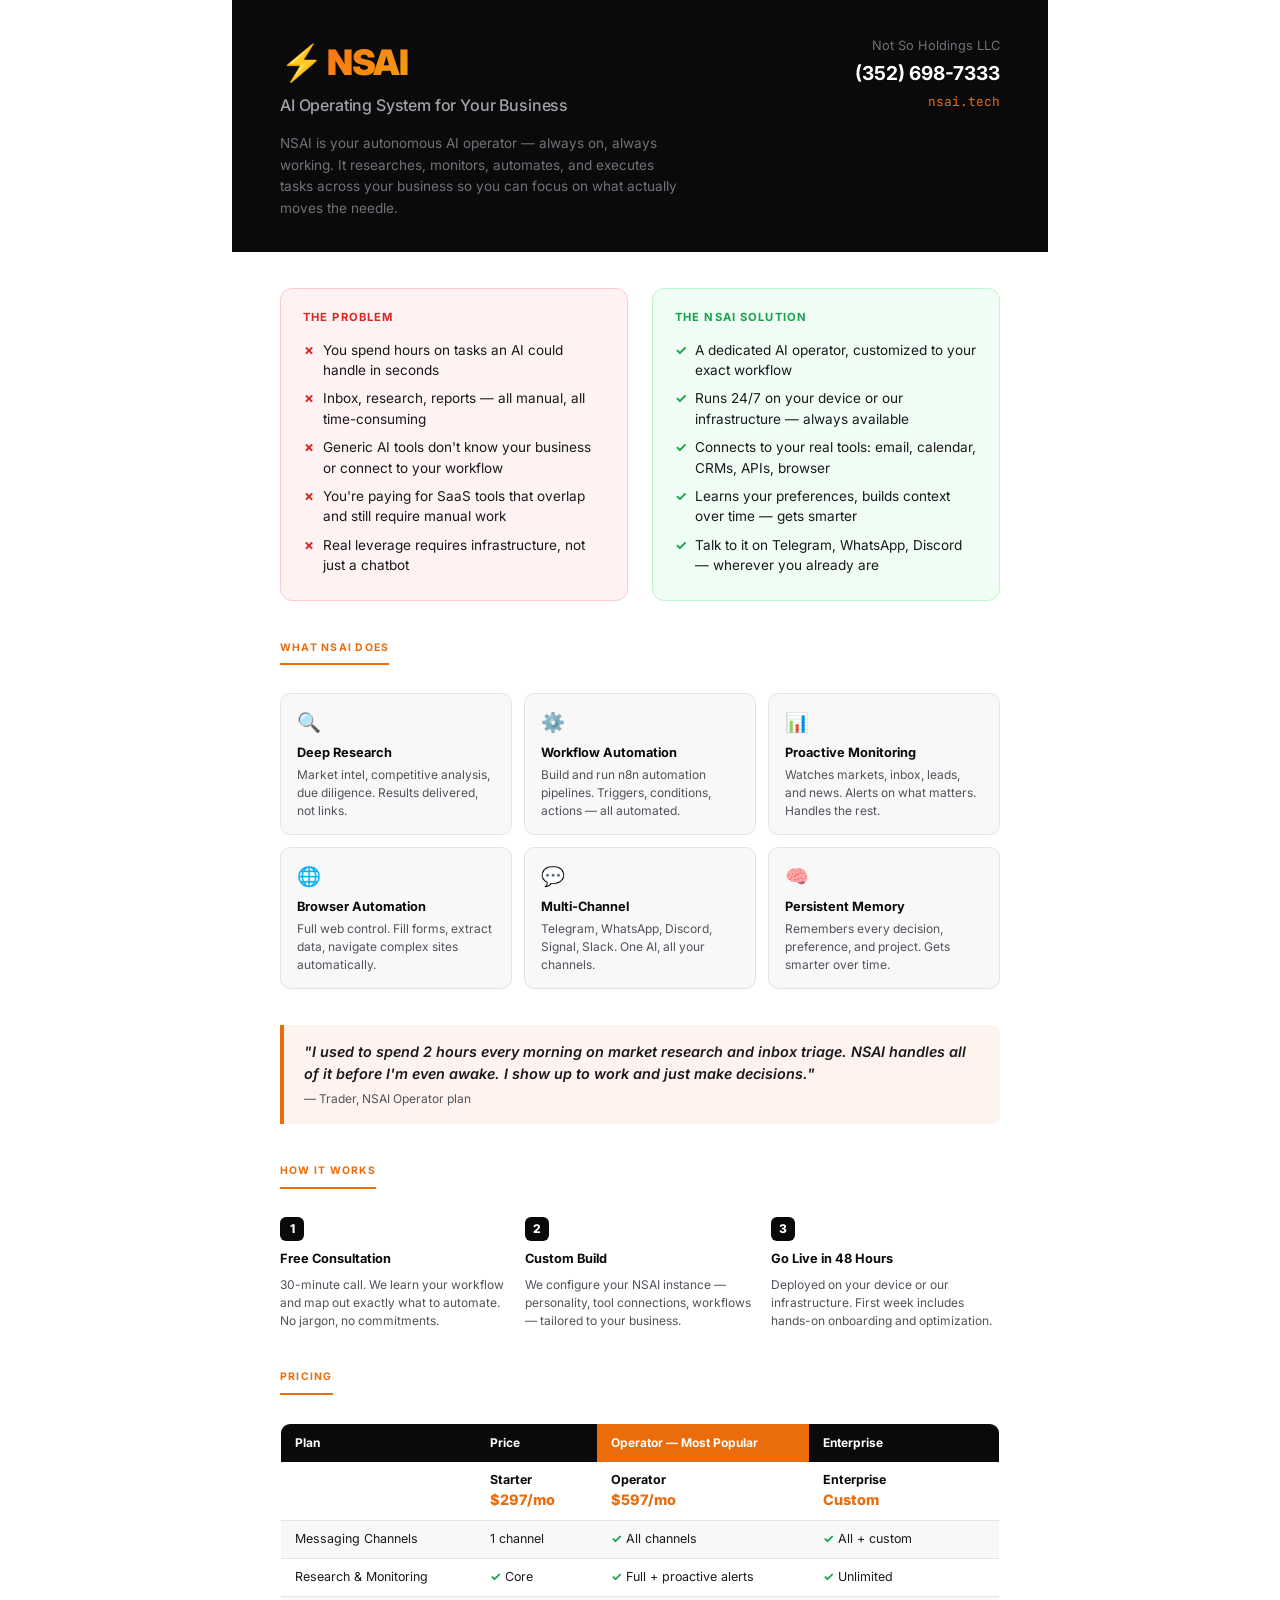
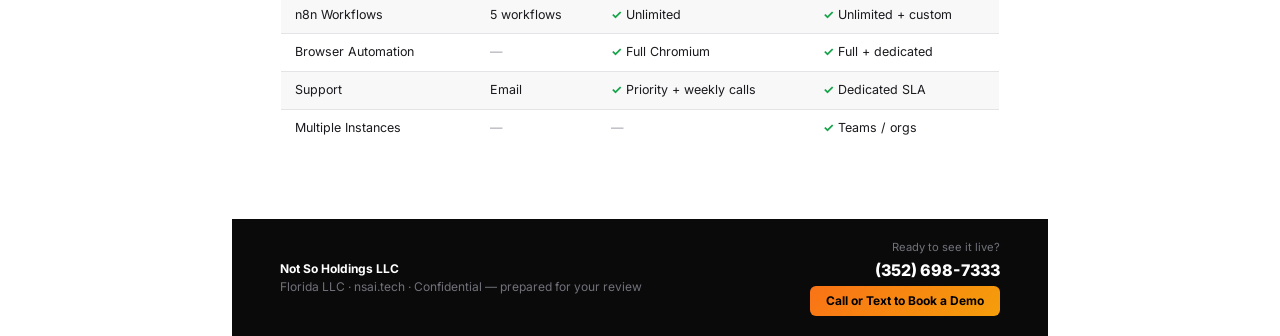
<file: pitch/one-pager.html>
<!DOCTYPE html>
<html lang="en">
<head>
<meta charset="UTF-8">
<meta name="viewport" content="width=device-width, initial-scale=1.0">
<title>NSAI — AI Operating System for Your Business</title>
<link rel="preconnect" href="https://fonts.googleapis.com">
<link href="https://fonts.googleapis.com/css2?family=Inter:wght@300;400;500;600;700;800;900&family=JetBrains+Mono:wght@400;500&display=swap" rel="stylesheet">
<style>
/* ─── Print-optimized. Dark-on-white. ─── */
:root {
  --black: #0a0a0b;
  --dark: #1a1a1e;
  --gray: #52525b;
  --gray-light: #a1a1aa;
  --border: #e4e4e7;
  --bg-light: #f8f8f9;
  --accent: #ea6c0a;
  --accent-light: #fff4ed;
  --green: #16a34a;
  --blue: #2563eb;
  --white: #ffffff;
}

* { margin:0; padding:0; box-sizing:border-box; }

body {
  font-family: 'Inter', -apple-system, sans-serif;
  background: var(--white);
  color: var(--black);
  line-height: 1.5;
  font-size: 10pt;
  max-width: 816px;
  margin: 0 auto;
  padding: 0;
}

/* ─── Header / Hero ─── */
.header {
  background: var(--black);
  color: var(--white);
  padding: 36px 48px 32px;
  display: flex;
  align-items: flex-start;
  justify-content: space-between;
  gap: 32px;
}
.header-left { flex: 1; }
.logo-mark {
  font-weight: 900;
  font-size: 2.2rem;
  letter-spacing: -0.04em;
  color: var(--white);
  margin-bottom: 4px;
}
.logo-mark span {
  background: linear-gradient(135deg, #f97316, #f59e0b);
  -webkit-background-clip: text;
  -webkit-text-fill-color: transparent;
}
.tagline {
  font-size: 1rem;
  font-weight: 500;
  color: #a1a1aa;
  margin-bottom: 16px;
  letter-spacing: -0.01em;
}
.header-desc {
  font-size: 0.85rem;
  color: #71717a;
  max-width: 400px;
  line-height: 1.6;
}
.header-right {
  text-align: right;
  flex-shrink: 0;
}
.company-name { font-size: 0.8rem; color: #71717a; margin-bottom: 4px; }
.company-phone {
  font-size: 1.2rem;
  font-weight: 700;
  color: var(--white);
  margin-bottom: 4px;
}
.company-web { font-size: 0.8rem; color: var(--accent); font-family: 'JetBrains Mono', monospace; }

/* ─── Main content ─── */
.body-wrap { padding: 36px 48px; }

/* ─── Problem / Solution ─── */
.ps-grid {
  display: grid;
  grid-template-columns: 1fr 1fr;
  gap: 24px;
  margin-bottom: 36px;
}
.ps-box {
  border-radius: 12px;
  padding: 20px 22px;
}
.ps-box.problem {
  background: #fef2f2;
  border: 1px solid #fecaca;
}
.ps-box.solution {
  background: #f0fdf4;
  border: 1px solid #bbf7d0;
}
.ps-label {
  font-size: 0.7rem;
  font-weight: 700;
  text-transform: uppercase;
  letter-spacing: 0.1em;
  margin-bottom: 10px;
}
.ps-box.problem .ps-label { color: #dc2626; }
.ps-box.solution .ps-label { color: var(--green); }
.ps-box ul { list-style: none; }
.ps-box li {
  font-size: 0.85rem;
  color: var(--dark);
  padding: 4px 0;
  display: flex;
  align-items: flex-start;
  gap: 8px;
  line-height: 1.5;
}
.ps-box.problem li::before { content: '✗'; color: #dc2626; font-weight: 700; }
.ps-box.solution li::before { content: '✓'; color: var(--green); font-weight: 700; }

/* ─── Section headers ─── */
.section-label {
  font-size: 0.65rem;
  font-weight: 700;
  text-transform: uppercase;
  letter-spacing: 0.12em;
  color: var(--accent);
  margin-bottom: 12px;
  padding-bottom: 8px;
  border-bottom: 2px solid var(--accent);
  display: inline-block;
}

/* ─── Capabilities Grid ─── */
.cap-section { margin-bottom: 36px; }
.cap-grid {
  display: grid;
  grid-template-columns: repeat(3, 1fr);
  gap: 12px;
  margin-top: 16px;
}
.cap-item {
  background: var(--bg-light);
  border: 1px solid var(--border);
  border-radius: 10px;
  padding: 14px 16px;
}
.cap-icon { font-size: 1.2rem; margin-bottom: 6px; display: block; }
.cap-item h3 { font-size: 0.8rem; font-weight: 700; color: var(--black); margin-bottom: 4px; }
.cap-item p { font-size: 0.75rem; color: var(--gray); line-height: 1.5; }

/* ─── Pricing Table ─── */
.pricing-section { margin-bottom: 36px; }
.pricing-table {
  width: 100%;
  border-collapse: collapse;
  margin-top: 16px;
  border-radius: 10px;
  overflow: hidden;
  border: 1px solid var(--border);
}
.pricing-table th {
  background: var(--black);
  color: var(--white);
  font-size: 0.75rem;
  font-weight: 700;
  padding: 10px 14px;
  text-align: left;
}
.pricing-table th.featured { background: var(--accent); color: var(--white); }
.pricing-table td {
  padding: 9px 14px;
  font-size: 0.78rem;
  color: var(--dark);
  border-bottom: 1px solid var(--border);
  vertical-align: top;
}
.pricing-table tr:last-child td { border-bottom: none; }
.pricing-table tr:nth-child(even) td { background: var(--bg-light); }
.plan-name { font-weight: 700; color: var(--black); }
.plan-price { font-weight: 800; color: var(--accent); font-size: 0.9rem; }
.check { color: var(--green); font-weight: 700; }
.dash { color: var(--gray-light); }

/* ─── Social Proof / Quote ─── */
.quote-bar {
  background: var(--accent-light);
  border-left: 4px solid var(--accent);
  padding: 16px 20px;
  border-radius: 0 8px 8px 0;
  margin-bottom: 36px;
}
.quote-text {
  font-size: 0.9rem;
  font-weight: 600;
  color: var(--dark);
  margin-bottom: 6px;
  line-height: 1.5;
  font-style: italic;
}
.quote-source { font-size: 0.75rem; color: var(--gray); }

/* ─── How It Works ─── */
.steps-section { margin-bottom: 36px; }
.steps-row {
  display: grid;
  grid-template-columns: repeat(3, 1fr);
  gap: 16px;
  margin-top: 16px;
}
.step-item {
  display: flex;
  flex-direction: column;
  align-items: flex-start;
  gap: 8px;
}
.step-num {
  width: 24px; height: 24px;
  background: var(--black); color: var(--white);
  border-radius: 6px;
  font-size: 0.75rem; font-weight: 800;
  display: flex; align-items: center; justify-content: center;
  flex-shrink: 0;
}
.step-item h4 { font-size: 0.8rem; font-weight: 700; color: var(--black); }
.step-item p { font-size: 0.75rem; color: var(--gray); line-height: 1.5; }

/* ─── Footer ─── */
.doc-footer {
  background: var(--black);
  color: var(--white);
  padding: 20px 48px;
  display: flex;
  align-items: center;
  justify-content: space-between;
}
.footer-left { font-size: 0.75rem; color: #71717a; }
.footer-left strong { color: var(--white); }
.footer-cta {
  text-align: right;
}
.footer-cta .cta-label { font-size: 0.7rem; color: #71717a; margin-bottom: 2px; }
.footer-cta .cta-phone { font-size: 1rem; font-weight: 800; color: var(--white); }
.footer-cta .cta-action {
  display: inline-block;
  margin-top: 4px;
  padding: 6px 16px;
  background: linear-gradient(135deg, #f97316, #f59e0b);
  color: #000; font-weight: 700; font-size: 0.75rem;
  border-radius: 6px;
  text-decoration: none;
}

/* ─── Print ─── */
@media print {
  body { max-width: 100%; padding: 0; }
  @page { margin: 0; size: letter; }
  .no-print { display: none; }
}
</style>
</head>
<body>

<!-- HEADER -->
<div class="header">
  <div class="header-left">
    <div class="logo-mark">⚡ <span>NSAI</span></div>
    <div class="tagline">AI Operating System for Your Business</div>
    <div class="header-desc">
      NSAI is your autonomous AI operator — always on, always working. It researches, monitors, 
      automates, and executes tasks across your business so you can focus on what actually moves the needle.
    </div>
  </div>
  <div class="header-right">
    <div class="company-name">Not So Holdings LLC</div>
    <div class="company-phone">(352) 698-7333</div>
    <div class="company-web">nsai.tech</div>
  </div>
</div>

<!-- BODY -->
<div class="body-wrap">

  <!-- Problem / Solution -->
  <div class="ps-grid">
    <div class="ps-box problem">
      <div class="ps-label">The Problem</div>
      <ul>
        <li>You spend hours on tasks an AI could handle in seconds</li>
        <li>Inbox, research, reports — all manual, all time-consuming</li>
        <li>Generic AI tools don't know your business or connect to your workflow</li>
        <li>You're paying for SaaS tools that overlap and still require manual work</li>
        <li>Real leverage requires infrastructure, not just a chatbot</li>
      </ul>
    </div>
    <div class="ps-box solution">
      <div class="ps-label">The NSAI Solution</div>
      <ul>
        <li>A dedicated AI operator, customized to your exact workflow</li>
        <li>Runs 24/7 on your device or our infrastructure — always available</li>
        <li>Connects to your real tools: email, calendar, CRMs, APIs, browser</li>
        <li>Learns your preferences, builds context over time — gets smarter</li>
        <li>Talk to it on Telegram, WhatsApp, Discord — wherever you already are</li>
      </ul>
    </div>
  </div>

  <!-- Capabilities -->
  <div class="cap-section">
    <div class="section-label">What NSAI Does</div>
    <div class="cap-grid">
      <div class="cap-item">
        <span class="cap-icon">🔍</span>
        <h3>Deep Research</h3>
        <p>Market intel, competitive analysis, due diligence. Results delivered, not links.</p>
      </div>
      <div class="cap-item">
        <span class="cap-icon">⚙️</span>
        <h3>Workflow Automation</h3>
        <p>Build and run n8n automation pipelines. Triggers, conditions, actions — all automated.</p>
      </div>
      <div class="cap-item">
        <span class="cap-icon">📊</span>
        <h3>Proactive Monitoring</h3>
        <p>Watches markets, inbox, leads, and news. Alerts on what matters. Handles the rest.</p>
      </div>
      <div class="cap-item">
        <span class="cap-icon">🌐</span>
        <h3>Browser Automation</h3>
        <p>Full web control. Fill forms, extract data, navigate complex sites automatically.</p>
      </div>
      <div class="cap-item">
        <span class="cap-icon">💬</span>
        <h3>Multi-Channel</h3>
        <p>Telegram, WhatsApp, Discord, Signal, Slack. One AI, all your channels.</p>
      </div>
      <div class="cap-item">
        <span class="cap-icon">🧠</span>
        <h3>Persistent Memory</h3>
        <p>Remembers every decision, preference, and project. Gets smarter over time.</p>
      </div>
    </div>
  </div>

  <!-- Quote -->
  <div class="quote-bar">
    <div class="quote-text">"I used to spend 2 hours every morning on market research and inbox triage. NSAI handles all of it before I'm even awake. I show up to work and just make decisions."</div>
    <div class="quote-source">— Trader, NSAI Operator plan</div>
  </div>

  <!-- How It Works -->
  <div class="steps-section">
    <div class="section-label">How It Works</div>
    <div class="steps-row">
      <div class="step-item">
        <div class="step-num">1</div>
        <h4>Free Consultation</h4>
        <p>30-minute call. We learn your workflow and map out exactly what to automate. No jargon, no commitments.</p>
      </div>
      <div class="step-item">
        <div class="step-num">2</div>
        <h4>Custom Build</h4>
        <p>We configure your NSAI instance — personality, tool connections, workflows — tailored to your business.</p>
      </div>
      <div class="step-item">
        <div class="step-num">3</div>
        <h4>Go Live in 48 Hours</h4>
        <p>Deployed on your device or our infrastructure. First week includes hands-on onboarding and optimization.</p>
      </div>
    </div>
  </div>

  <!-- Pricing -->
  <div class="pricing-section">
    <div class="section-label">Pricing</div>
    <table class="pricing-table">
      <thead>
        <tr>
          <th>Plan</th>
          <th>Price</th>
          <th class="featured">Operator — Most Popular</th>
          <th>Enterprise</th>
        </tr>
      </thead>
      <tbody>
        <tr>
          <td></td>
          <td><span class="plan-name">Starter</span><br><span class="plan-price">$297/mo</span></td>
          <td><span class="plan-name">Operator</span><br><span class="plan-price">$597/mo</span></td>
          <td><span class="plan-name">Enterprise</span><br><span class="plan-price">Custom</span></td>
        </tr>
        <tr>
          <td>Messaging Channels</td>
          <td>1 channel</td>
          <td><span class="check">✓</span> All channels</td>
          <td><span class="check">✓</span> All + custom</td>
        </tr>
        <tr>
          <td>Research & Monitoring</td>
          <td><span class="check">✓</span> Core</td>
          <td><span class="check">✓</span> Full + proactive alerts</td>
          <td><span class="check">✓</span> Unlimited</td>
        </tr>
        <tr>
          <td>n8n Workflows</td>
          <td>5 workflows</td>
          <td><span class="check">✓</span> Unlimited</td>
          <td><span class="check">✓</span> Unlimited + custom</td>
        </tr>
        <tr>
          <td>Browser Automation</td>
          <td><span class="dash">—</span></td>
          <td><span class="check">✓</span> Full Chromium</td>
          <td><span class="check">✓</span> Full + dedicated</td>
        </tr>
        <tr>
          <td>Support</td>
          <td>Email</td>
          <td><span class="check">✓</span> Priority + weekly calls</td>
          <td><span class="check">✓</span> Dedicated SLA</td>
        </tr>
        <tr>
          <td>Multiple Instances</td>
          <td><span class="dash">—</span></td>
          <td><span class="dash">—</span></td>
          <td><span class="check">✓</span> Teams / orgs</td>
        </tr>
      </tbody>
    </table>
  </div>

</div>

<!-- FOOTER -->
<div class="doc-footer">
  <div class="footer-left">
    <strong>Not So Holdings LLC</strong><br>
    Florida LLC · nsai.tech · Confidential — prepared for your review
  </div>
  <div class="footer-cta">
    <div class="cta-label">Ready to see it live?</div>
    <div class="cta-phone">(352) 698-7333</div>
    <a href="tel:+13526987333" class="cta-action">Call or Text to Book a Demo</a>
  </div>
</div>

</body>
</html>
</file>
